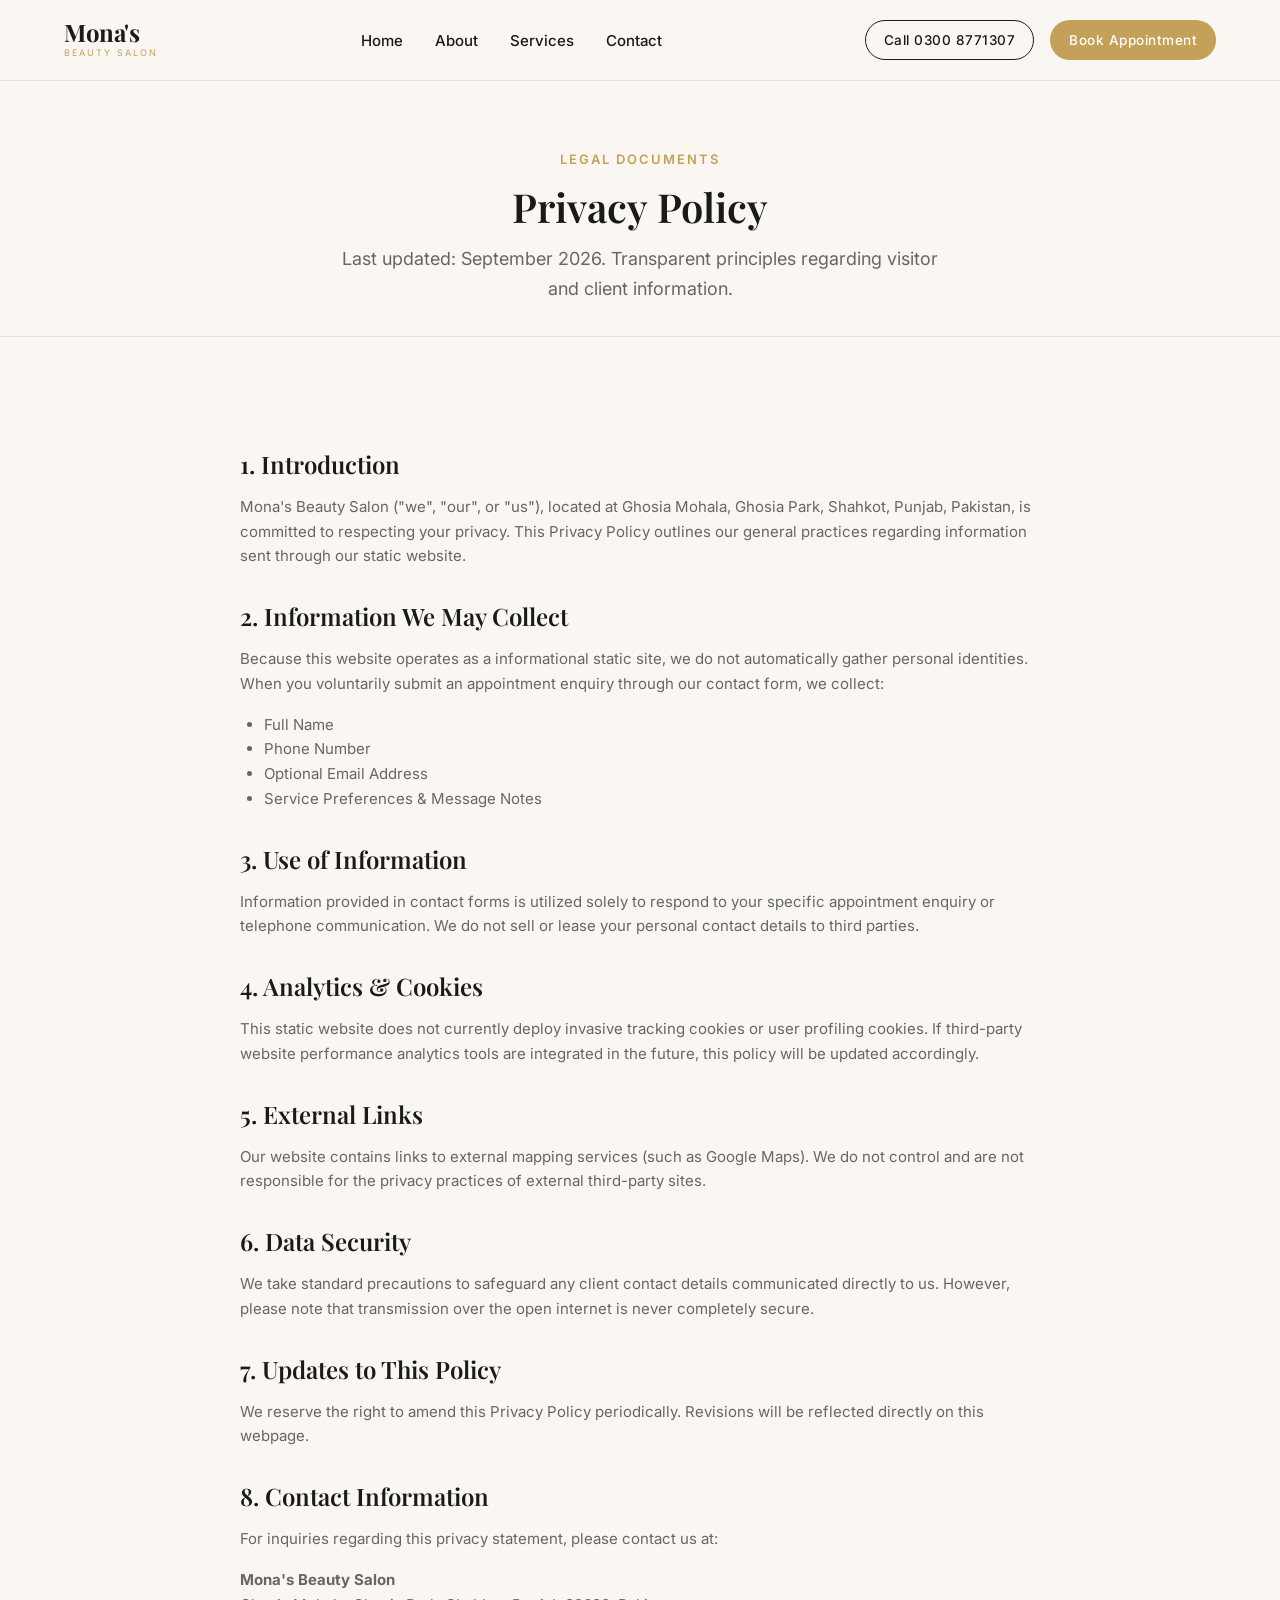
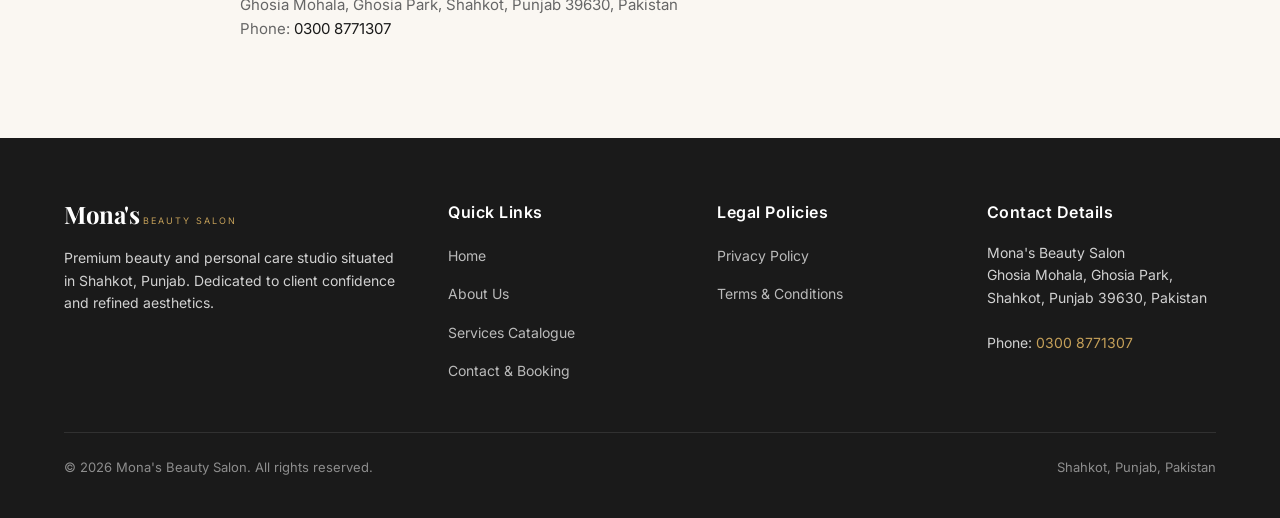
<file: privacy-policy.html>
<!DOCTYPE html>
<html lang="en">
<head>
  <meta charset="UTF-8">
  <meta name="viewport" content="width=device-width, initial-scale=1.0">
  <title>Privacy Policy | Mona's Beauty Salon Shahkot</title>
  <meta name="description" content="Privacy Policy for Mona's Beauty Salon website. Learn how client information is handled responsibly.">
  <meta name="robots" content="index, follow">
  <link rel="canonical" href="https://monasbeautysalon.pk/privacy-policy.html">
  <meta name="theme-color" content="#FAF7F2">

  <link rel="preconnect" href="https://fonts.googleapis.com">
  <link rel="preconnect" href="https://fonts.gstatic.com" crossorigin>
  <link href="https://fonts.googleapis.com/css2?family=Inter:wght@300;400;500;600&family=Playfair+Display:ital,wght@0,400;0,600;0,700;1,400&display=swap" rel="stylesheet">
  <link rel="stylesheet" href="style.css">
</head>
<body>
  <a href="#main-content" class="skip-link">Skip to main content</a>

  <header class="site-header" id="header">
    <div class="container header-container">
      <a href="index.html" class="brand-logo" aria-label="Mona's Beauty Salon Home">
        <span class="logo-title">Mona's</span>
        <span class="logo-subtitle">BEAUTY SALON</span>
      </a>

      <nav class="nav-desktop" aria-label="Primary Navigation">
        <ul class="nav-list">
          <li><a href="index.html" class="nav-link">Home</a></li>
          <li><a href="about.html" class="nav-link">About</a></li>
          <li><a href="services.html" class="nav-link">Services</a></li>
          <li><a href="contact.html" class="nav-link">Contact</a></li>
        </ul>
      </nav>

      <div class="header-actions">
        <a href="tel:+923008771307" class="btn btn-outline btn-sm desktop-only">Call 0300 8771307</a>
        <a href="contact.html" class="btn btn-primary btn-sm">Book Appointment</a>
        <button class="mobile-toggle" id="mobile-toggle" aria-expanded="false" aria-controls="mobile-menu" aria-label="Toggle Navigation Menu">
          <span class="hamburger-bar"></span>
          <span class="hamburger-bar"></span>
          <span class="hamburger-bar"></span>
        </button>
      </div>
    </div>

    <div class="mobile-menu" id="mobile-menu" aria-hidden="true">
      <nav aria-label="Mobile Navigation">
        <ul class="mobile-nav-list">
          <li><a href="index.html" class="mobile-nav-link">Home</a></li>
          <li><a href="about.html" class="mobile-nav-link">About</a></li>
          <li><a href="services.html" class="mobile-nav-link">Services</a></li>
          <li><a href="contact.html" class="mobile-nav-link">Contact</a></li>
          <li><a href="privacy-policy.html" class="mobile-nav-link active">Privacy Policy</a></li>
          <li><a href="terms.html" class="mobile-nav-link">Terms &amp; Conditions</a></li>
        </ul>
        <div class="mobile-contact-info">
          <p class="mobile-address">Ghosia Mohala, Ghosia Park,<br>Shahkot, Punjab 39630, Pakistan</p>
          <a href="tel:+923008771307" class="btn btn-primary btn-full">Call Now: 0300 8771307</a>
        </div>
      </nav>
    </div>
  </header>

  <main id="main-content">
    <section class="page-hero" aria-label="Privacy Policy Header">
      <div class="container text-center">
        <span class="eyebrow-tag">LEGAL DOCUMENTS</span>
        <h1 class="page-title">Privacy Policy</h1>
        <p class="page-lead">Last updated: September 2026. Transparent principles regarding visitor and client information.</p>
      </div>
    </section>

    <section class="section-padding" aria-label="Privacy Document Body">
      <div class="container narrow-container legal-document">
        <h2>1. Introduction</h2>
        <p>Mona's Beauty Salon ("we", "our", or "us"), located at Ghosia Mohala, Ghosia Park, Shahkot, Punjab, Pakistan, is committed to respecting your privacy. This Privacy Policy outlines our general practices regarding information sent through our static website.</p>

        <h2>2. Information We May Collect</h2>
        <p>Because this website operates as a informational static site, we do not automatically gather personal identities. When you voluntarily submit an appointment enquiry through our contact form, we collect:</p>
        <ul>
          <li>Full Name</li>
          <li>Phone Number</li>
          <li>Optional Email Address</li>
          <li>Service Preferences &amp; Message Notes</li>
        </ul>

        <h2>3. Use of Information</h2>
        <p>Information provided in contact forms is utilized solely to respond to your specific appointment enquiry or telephone communication. We do not sell or lease your personal contact details to third parties.</p>

        <h2>4. Analytics &amp; Cookies</h2>
        <p>This static website does not currently deploy invasive tracking cookies or user profiling cookies. If third-party website performance analytics tools are integrated in the future, this policy will be updated accordingly.</p>

        <h2>5. External Links</h2>
        <p>Our website contains links to external mapping services (such as Google Maps). We do not control and are not responsible for the privacy practices of external third-party sites.</p>

        <h2>6. Data Security</h2>
        <p>We take standard precautions to safeguard any client contact details communicated directly to us. However, please note that transmission over the open internet is never completely secure.</p>

        <h2>7. Updates to This Policy</h2>
        <p>We reserve the right to amend this Privacy Policy periodically. Revisions will be reflected directly on this webpage.</p>

        <h2>8. Contact Information</h2>
        <p>For inquiries regarding this privacy statement, please contact us at:</p>
        <p><strong>Mona's Beauty Salon</strong><br>Ghosia Mohala, Ghosia Park, Shahkot, Punjab 39630, Pakistan<br>Phone: <a href="tel:+923008771307">0300 8771307</a></p>
      </div>
    </section>
  </main>

  <footer class="site-footer">
    <div class="container footer-grid">
      <div class="footer-col brand-col">
        <a href="index.html" class="footer-logo">
          <span class="logo-title">Mona's</span>
          <span class="logo-subtitle">BEAUTY SALON</span>
        </a>
        <p class="footer-desc">Premium beauty and personal care studio situated in Shahkot, Punjab. Dedicated to client confidence and refined aesthetics.</p>
      </div>

      <div class="footer-col">
        <h4 class="footer-heading">Quick Links</h4>
        <ul class="footer-links">
          <li><a href="index.html">Home</a></li>
          <li><a href="about.html">About Us</a></li>
          <li><a href="services.html">Services Catalogue</a></li>
          <li><a href="contact.html">Contact &amp; Booking</a></li>
        </ul>
      </div>

      <div class="footer-col">
        <h4 class="footer-heading">Legal Policies</h4>
        <ul class="footer-links">
          <li><a href="privacy-policy.html">Privacy Policy</a></li>
          <li><a href="terms.html">Terms &amp; Conditions</a></li>
        </ul>
      </div>

      <div class="footer-col">
        <h4 class="footer-heading">Contact Details</h4>
        <address class="footer-address">
          Mona's Beauty Salon<br>
          Ghosia Mohala, Ghosia Park,<br>
          Shahkot, Punjab 39630, Pakistan<br><br>
          Phone: <a href="tel:+923008771307">0300 8771307</a>
        </address>
      </div>
    </div>

    <div class="footer-bottom">
      <div class="container footer-bottom-container">
        <p>&copy; <span id="current-year-privacy">2026</span> Mona's Beauty Salon. All rights reserved.</p>
        <p class="footer-credits">Shahkot, Punjab, Pakistan</p>
      </div>
    </div>
  </footer>

  <script src="main.js" defer></script>
</body>
</html>
</file>
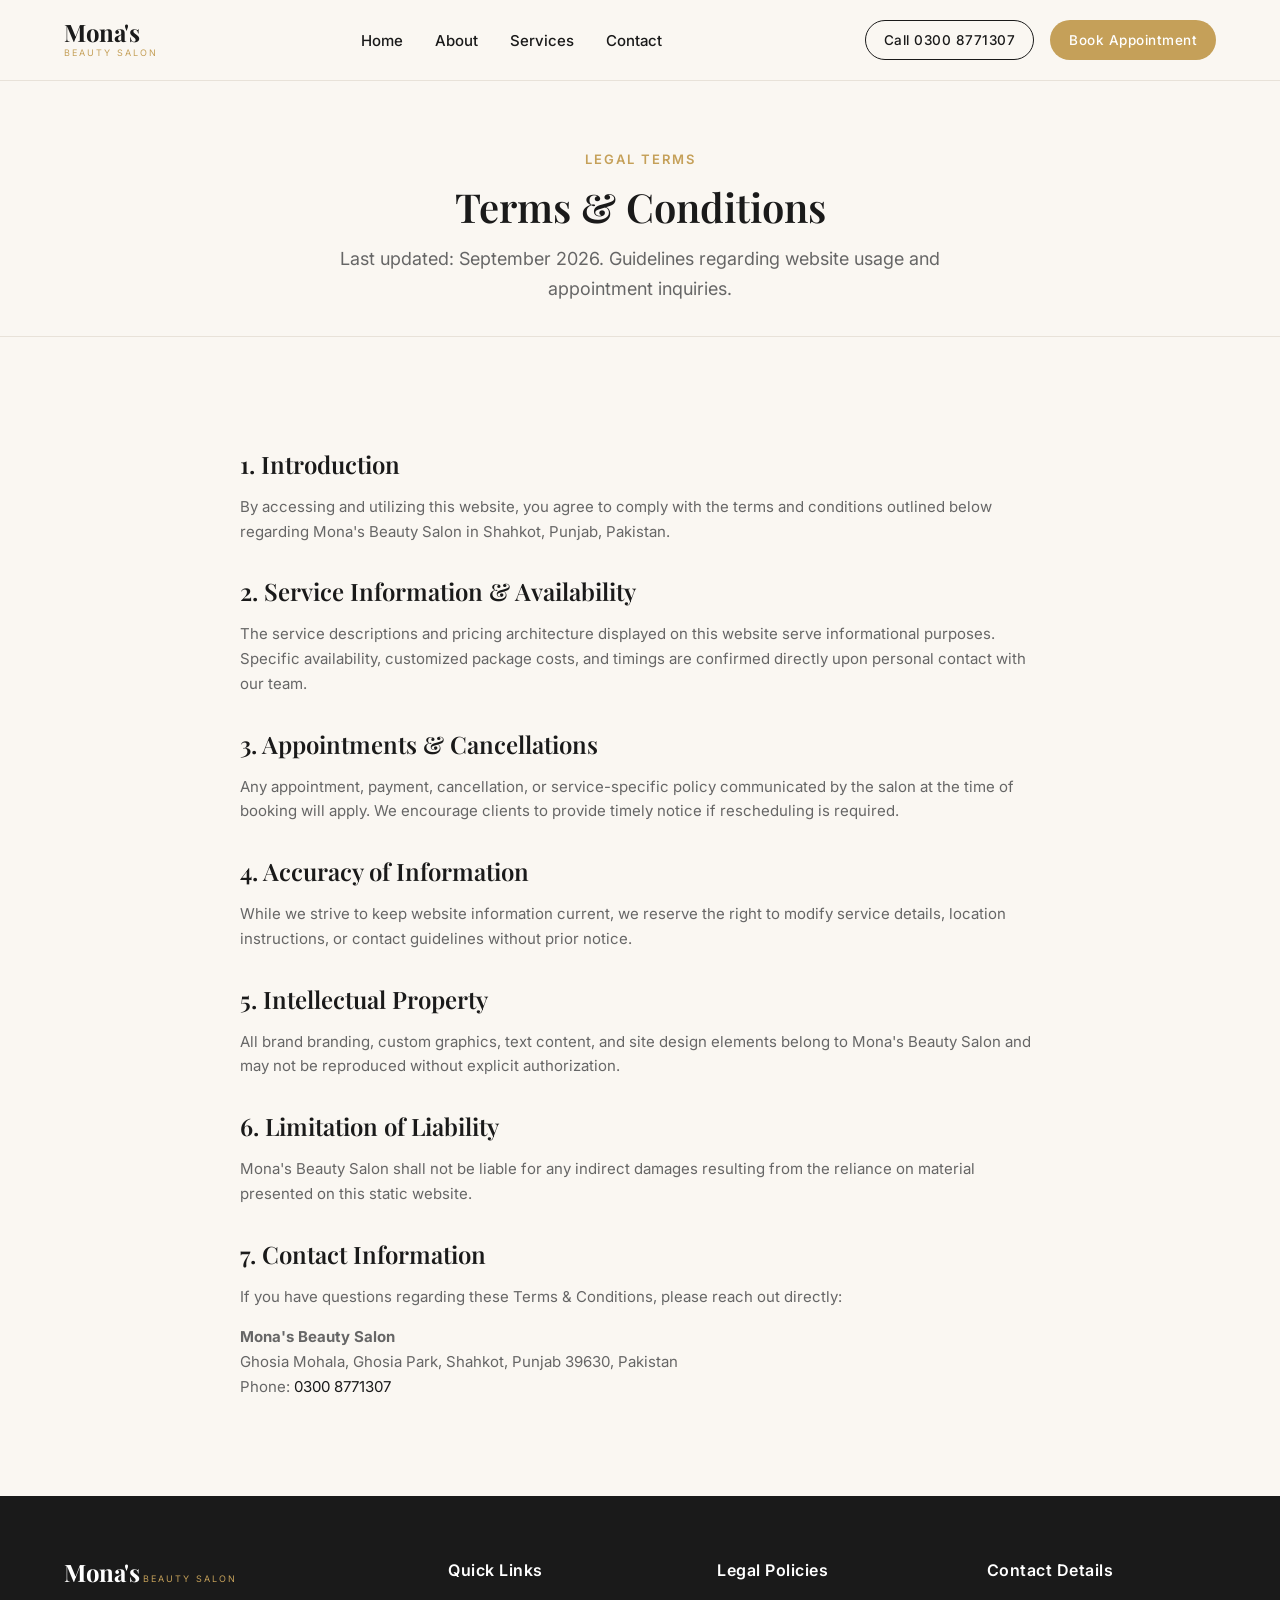
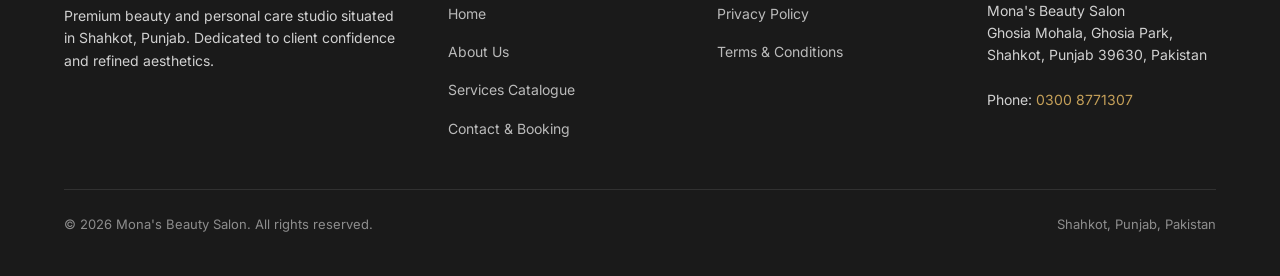
<file: terms.html>
<!DOCTYPE html>
<html lang="en">
<head>
  <meta charset="UTF-8">
  <meta name="viewport" content="width=device-width, initial-scale=1.0">
  <title>Terms &amp; Conditions | Mona's Beauty Salon Shahkot</title>
  <meta name="description" content="Terms and Conditions governing the use of Mona's Beauty Salon website and service booking guidelines.">
  <meta name="robots" content="index, follow">
  <link rel="canonical" href="https://monasbeautysalon.pk/terms.html">
  <meta name="theme-color" content="#FAF7F2">

  <link rel="preconnect" href="https://fonts.googleapis.com">
  <link rel="preconnect" href="https://fonts.gstatic.com" crossorigin>
  <link href="https://fonts.googleapis.com/css2?family=Inter:wght@300;400;500;600&family=Playfair+Display:ital,wght@0,400;0,600;0,700;1,400&display=swap" rel="stylesheet">
  <link rel="stylesheet" href="style.css">
</head>
<body>
  <a href="#main-content" class="skip-link">Skip to main content</a>

  <header class="site-header" id="header">
    <div class="container header-container">
      <a href="index.html" class="brand-logo" aria-label="Mona's Beauty Salon Home">
        <span class="logo-title">Mona's</span>
        <span class="logo-subtitle">BEAUTY SALON</span>
      </a>

      <nav class="nav-desktop" aria-label="Primary Navigation">
        <ul class="nav-list">
          <li><a href="index.html" class="nav-link">Home</a></li>
          <li><a href="about.html" class="nav-link">About</a></li>
          <li><a href="services.html" class="nav-link">Services</a></li>
          <li><a href="contact.html" class="nav-link">Contact</a></li>
        </ul>
      </nav>

      <div class="header-actions">
        <a href="tel:+923008771307" class="btn btn-outline btn-sm desktop-only">Call 0300 8771307</a>
        <a href="contact.html" class="btn btn-primary btn-sm">Book Appointment</a>
        <button class="mobile-toggle" id="mobile-toggle" aria-expanded="false" aria-controls="mobile-menu" aria-label="Toggle Navigation Menu">
          <span class="hamburger-bar"></span>
          <span class="hamburger-bar"></span>
          <span class="hamburger-bar"></span>
        </button>
      </div>
    </div>

    <div class="mobile-menu" id="mobile-menu" aria-hidden="true">
      <nav aria-label="Mobile Navigation">
        <ul class="mobile-nav-list">
          <li><a href="index.html" class="mobile-nav-link">Home</a></li>
          <li><a href="about.html" class="mobile-nav-link">About</a></li>
          <li><a href="services.html" class="mobile-nav-link">Services</a></li>
          <li><a href="contact.html" class="mobile-nav-link">Contact</a></li>
          <li><a href="privacy-policy.html" class="mobile-nav-link">Privacy Policy</a></li>
          <li><a href="terms.html" class="mobile-nav-link active">Terms &amp; Conditions</a></li>
        </ul>
        <div class="mobile-contact-info">
          <p class="mobile-address">Ghosia Mohala, Ghosia Park,<br>Shahkot, Punjab 39630, Pakistan</p>
          <a href="tel:+923008771307" class="btn btn-primary btn-full">Call Now: 0300 8771307</a>
        </div>
      </nav>
    </div>
  </header>

  <main id="main-content">
    <section class="page-hero" aria-label="Terms and Conditions Header">
      <div class="container text-center">
        <span class="eyebrow-tag">LEGAL TERMS</span>
        <h1 class="page-title">Terms &amp; Conditions</h1>
        <p class="page-lead">Last updated: September 2026. Guidelines regarding website usage and appointment inquiries.</p>
      </div>
    </section>

    <section class="section-padding" aria-label="Terms Document Body">
      <div class="container narrow-container legal-document">
        <h2>1. Introduction</h2>
        <p>By accessing and utilizing this website, you agree to comply with the terms and conditions outlined below regarding Mona's Beauty Salon in Shahkot, Punjab, Pakistan.</p>

        <h2>2. Service Information &amp; Availability</h2>
        <p>The service descriptions and pricing architecture displayed on this website serve informational purposes. Specific availability, customized package costs, and timings are confirmed directly upon personal contact with our team.</p>

        <h2>3. Appointments &amp; Cancellations</h2>
        <p>Any appointment, payment, cancellation, or service-specific policy communicated by the salon at the time of booking will apply. We encourage clients to provide timely notice if rescheduling is required.</p>

        <h2>4. Accuracy of Information</h2>
        <p>While we strive to keep website information current, we reserve the right to modify service details, location instructions, or contact guidelines without prior notice.</p>

        <h2>5. Intellectual Property</h2>
        <p>All brand branding, custom graphics, text content, and site design elements belong to Mona's Beauty Salon and may not be reproduced without explicit authorization.</p>

        <h2>6. Limitation of Liability</h2>
        <p>Mona's Beauty Salon shall not be liable for any indirect damages resulting from the reliance on material presented on this static website.</p>

        <h2>7. Contact Information</h2>
        <p>If you have questions regarding these Terms &amp; Conditions, please reach out directly:</p>
        <p><strong>Mona's Beauty Salon</strong><br>Ghosia Mohala, Ghosia Park, Shahkot, Punjab 39630, Pakistan<br>Phone: <a href="tel:+923008771307">0300 8771307</a></p>
      </div>
    </section>
  </main>

  <footer class="site-footer">
    <div class="container footer-grid">
      <div class="footer-col brand-col">
        <a href="index.html" class="footer-logo">
          <span class="logo-title">Mona's</span>
          <span class="logo-subtitle">BEAUTY SALON</span>
        </a>
        <p class="footer-desc">Premium beauty and personal care studio situated in Shahkot, Punjab. Dedicated to client confidence and refined aesthetics.</p>
      </div>

      <div class="footer-col">
        <h4 class="footer-heading">Quick Links</h4>
        <ul class="footer-links">
          <li><a href="index.html">Home</a></li>
          <li><a href="about.html">About Us</a></li>
          <li><a href="services.html">Services Catalogue</a></li>
          <li><a href="contact.html">Contact &amp; Booking</a></li>
        </ul>
      </div>

      <div class="footer-col">
        <h4 class="footer-heading">Legal Policies</h4>
        <ul class="footer-links">
          <li><a href="privacy-policy.html">Privacy Policy</a></li>
          <li><a href="terms.html">Terms &amp; Conditions</a></li>
        </ul>
      </div>

      <div class="footer-col">
        <h4 class="footer-heading">Contact Details</h4>
        <address class="footer-address">
          Mona's Beauty Salon<br>
          Ghosia Mohala, Ghosia Park,<br>
          Shahkot, Punjab 39630, Pakistan<br><br>
          Phone: <a href="tel:+923008771307">0300 8771307</a>
        </address>
      </div>
    </div>

    <div class="footer-bottom">
      <div class="container footer-bottom-container">
        <p>&copy; <span id="current-year-terms">2026</span> Mona's Beauty Salon. All rights reserved.</p>
        <p class="footer-credits">Shahkot, Punjab, Pakistan</p>
      </div>
    </div>
  </footer>

  <script src="main.js" defer></script>
</body>
</html>
</file>
<file: style.css>
/* ==========================================================================
   MONA'S BEAUTY SALON - DESIGN SYSTEM & LUXURY STYLESHEET
   Location: Shahkot, Punjab, Pakistan
   ========================================================================== */

/* 1. DESIGN TOKENS & CSS VARIABLES */
:root {
  /* Color Palette */
  --color-primary: #1A1A1A;          /* Obsidian / Deep Charcoal */
  --color-secondary: #C5A059;        /* Warm Champagne Gold */
  --color-secondary-hover: #B08C45;  /* Deep Gold */
  --color-background: #FAF7F2;       /* Warm Ivory */
  --color-surface: #FFFFFF;          /* Pure White Surface */
  --color-text: #2D2D2D;             /* Primary Text */
  --color-muted: #666666;            /* Secondary / Muted Text */
  --color-accent: #E2C2C6;           /* Soft Muted Rose */
  --color-border: #E8E2D9;          /* Subtle Warm Border */
  --color-error: #D9534F;           /* Form Validation Red */
  --color-success: #28A745;         /* Form Validation Green */

  /* Typography */
  --font-heading: 'Playfair Display', Georgia, serif;
  --font-body: 'Inter', -apple-system, BlinkMacSystemFont, "Segoe UI", Roboto, sans-serif;

  /* Layout & Spacing */
  --container-max: 1200px;
  --container-narrow: 800px;
  --radius-sm: 4px;
  --radius-md: 8px;
  --radius-lg: 16px;
  --radius-round: 50px;

  /* Shadows */
  --shadow-sm: 0 2px 8px rgba(0, 0, 0, 0.04);
  --shadow-md: 0 8px 24px rgba(0, 0, 0, 0.06);
  --shadow-lg: 0 16px 40px rgba(0, 0, 0, 0.1);

  /* Transitions */
  --transition: all 0.3s cubic-bezier(0.16, 1, 0.3, 1);
}

/* 2. RESET & BASE STYLES */
*, *::before, *::after {
  box-sizing: border-box;
  margin: 0;
  padding: 0;
}

html {
  font-size: 100%;
  scroll-behavior: smooth;
  -webkit-text-size-adjust: 100%;
}

body {
  font-family: var(--font-body);
  font-weight: 400;
  line-height: 1.65;
  color: var(--color-text);
  background-color: var(--color-background);
  overflow-x: hidden;
  padding-bottom: 60px; /* Offset for sticky mobile bar */
}

@media (min-width: 769px) {
  body {
    padding-bottom: 0;
  }
}

img {
  max-width: 100%;
  height: auto;
  display: block;
}

a {
  color: var(--color-primary);
  text-decoration: none;
  transition: var(--transition);
}

a:hover {
  color: var(--color-secondary);
}

ul {
  list-style: none;
}

h1, h2, h3, h4, h5, h6 {
  font-family: var(--font-heading);
  color: var(--color-primary);
  line-height: 1.25;
  font-weight: 600;
}

p {
  margin-bottom: 1rem;
}

/* Accessibility Focus States */
:focus-visible {
  outline: 2px solid var(--color-secondary);
  outline-offset: 3px;
}

.skip-link {
  position: absolute;
  top: -100px;
  left: 1rem;
  background: var(--color-primary);
  color: #fff;
  padding: 0.75rem 1.25rem;
  z-index: 10000;
  transition: top 0.2s ease;
  border-radius: var(--radius-sm);
}

.skip-link:focus {
  top: 1rem;
}

/* 3. LAYOUT CONTAINERS & UTILITIES */
.container {
  width: 90%;
  max-width: var(--container-max);
  margin: 0 auto;
}

.narrow-container {
  width: 90%;
  max-width: var(--container-narrow);
  margin: 0 auto;
}

.section-padding {
  padding: 5rem 0;
}

.section-padding-sm {
  padding: 2.5rem 0;
}

.bg-surface {
  background-color: var(--color-surface);
}

.text-center {
  text-align: center;
}

.italic {
  font-style: italic;
}

.margin-top-md {
  margin-top: 1.5rem;
}

.margin-top-lg {
  margin-top: 3rem;
}

/* Typography Hierarchy */
.eyebrow-tag {
  display: inline-block;
  font-size: 0.8125rem;
  font-weight: 600;
  letter-spacing: 2px;
  text-transform: uppercase;
  color: var(--color-secondary);
  margin-bottom: 0.75rem;
}

.section-subtitle {
  display: block;
  font-size: 0.875rem;
  letter-spacing: 2px;
  text-transform: uppercase;
  color: var(--color-secondary);
  margin-bottom: 0.5rem;
}

.section-title {
  font-size: 2.25rem;
  margin-bottom: 1rem;
}

@media (min-width: 768px) {
  .section-title {
    font-size: 2.75rem;
  }
}

.section-lead {
  font-size: 1.125rem;
  color: var(--color-muted);
  max-width: 650px;
  margin: 0 auto 2rem auto;
}

.paragraph {
  font-size: 1.0625rem;
  color: var(--color-muted);
}

.paragraph-sm {
  font-size: 0.9375rem;
  color: var(--color-muted);
}

/* 4. BUTTONS & UI ELEMENTS */
.btn {
  display: inline-flex;
  align-items: center;
  justify-content: center;
  padding: 0.875rem 1.75rem;
  font-size: 0.9375rem;
  font-weight: 500;
  letter-spacing: 0.5px;
  border-radius: var(--radius-round);
  border: 1px solid transparent;
  cursor: pointer;
  transition: var(--transition);
  text-align: center;
  white-space: nowrap;
}

.btn-sm {
  padding: 0.5rem 1.125rem;
  font-size: 0.84375rem;
}

.btn-lg {
  padding: 1.125rem 2.25rem;
  font-size: 1rem;
}

.btn-full {
  width: 100%;
}

.btn-primary {
  background-color: var(--color-secondary);
  color: #FFFFFF;
}

.btn-primary:hover {
  background-color: var(--color-secondary-hover);
  color: #FFFFFF;
  transform: translateY(-2px);
  box-shadow: var(--shadow-md);
}

.btn-secondary {
  background-color: var(--color-primary);
  color: #FFFFFF;
}

.btn-secondary:hover {
  background-color: #333333;
  color: #FFFFFF;
  transform: translateY(-2px);
}

.btn-outline {
  background-color: transparent;
  border-color: var(--color-primary);
  color: var(--color-primary);
}

.btn-outline:hover {
  background-color: var(--color-primary);
  color: #FFFFFF;
}

.btn-outline-light {
  background-color: transparent;
  border-color: #FFFFFF;
  color: #FFFFFF;
}

.btn-outline-light:hover {
  background-color: #FFFFFF;
  color: var(--color-primary);
}

/* 5. GLOBAL HEADER & NAVIGATION */
.site-header {
  position: sticky;
  top: 0;
  left: 0;
  width: 100%;
  background-color: rgba(250, 247, 242, 0.95);
  backdrop-filter: blur(10px);
  z-index: 1000;
  border-bottom: 1px solid var(--color-border);
  transition: var(--transition);
}

.header-container {
  display: flex;
  align-items: center;
  justify-content: space-between;
  height: 80px;
}

.brand-logo {
  display: flex;
  flex-direction: column;
}

.logo-title {
  font-family: var(--font-heading);
  font-size: 1.5rem;
  font-weight: 700;
  letter-spacing: -0.5px;
  line-height: 1;
  color: var(--color-primary);
}

.logo-subtitle {
  font-size: 0.5625rem;
  letter-spacing: 2px;
  text-transform: uppercase;
  color: var(--color-secondary);
  margin-top: 2px;
}

.nav-desktop .nav-list {
  display: flex;
  gap: 2rem;
}

.nav-link {
  font-size: 0.9375rem;
  font-weight: 500;
  color: var(--color-primary);
  position: relative;
  padding: 0.25rem 0;
}

.nav-link::after {
  content: '';
  position: absolute;
  bottom: 0;
  left: 0;
  width: 0;
  height: 1.5px;
  background-color: var(--color-secondary);
  transition: var(--transition);
}

.nav-link:hover::after,
.nav-link.active::after {
  width: 100%;
}

.header-actions {
  display: flex;
  align-items: center;
  gap: 1rem;
}

.desktop-only {
  display: none;
}

@media (min-width: 992px) {
  .desktop-only {
    display: inline-flex;
  }
}

/* Mobile Toggle Hamburger */
.mobile-toggle {
  display: flex;
  flex-direction: column;
  justify-content: space-between;
  width: 28px;
  height: 20px;
  background: transparent;
  border: none;
  cursor: pointer;
  z-index: 1001;
}

.hamburger-bar {
  width: 100%;
  height: 2px;
  background-color: var(--color-primary);
  transition: var(--transition);
  border-radius: 2px;
}

@media (min-width: 992px) {
  .nav-desktop {
    display: block;
  }
  .mobile-toggle {
    display: none;
  }
}

@media (max-width: 991px) {
  .nav-desktop {
    display: none;
  }
}

/* Mobile Drawer Menu */
.mobile-menu {
  position: fixed;
  top: 80px;
  left: 0;
  width: 100%;
  height: calc(100vh - 80px);
  background-color: var(--color-background);
  padding: 2rem;
  display: flex;
  flex-direction: column;
  justify-content: space-between;
  transform: translateX(100%);
  transition: transform 0.4s cubic-bezier(0.16, 1, 0.3, 1);
  overflow-y: auto;
  z-index: 999;
}

.mobile-menu.open {
  transform: translateX(0);
}

.mobile-nav-list {
  display: flex;
  flex-direction: column;
  gap: 1.5rem;
}

.mobile-nav-link {
  font-family: var(--font-heading);
  font-size: 1.5rem;
  color: var(--color-primary);
}

.mobile-nav-link.active {
  color: var(--color-secondary);
}

.mobile-contact-info {
  margin-top: 2rem;
  padding-top: 2rem;
  border-top: 1px solid var(--color-border);
}

.mobile-address {
  font-size: 0.875rem;
  color: var(--color-muted);
  margin-bottom: 1rem;
}

/* 6. HERO SECTION */
.hero-section {
  position: relative;
  padding: 4rem 0;
  overflow: hidden;
}

.hero-container {
  display: grid;
  grid-template-columns: 1fr;
  gap: 3rem;
  align-items: center;
}

@media (min-width: 992px) {
  .hero-container {
    grid-template-columns: 1.1fr 0.9fr;
    padding: 3rem 0;
  }
}

.hero-title {
  font-size: 2.5rem;
  margin-bottom: 1.25rem;
  letter-spacing: -0.5px;
}

@media (min-width: 768px) {
  .hero-title {
    font-size: 3.5rem;
  }
}

.hero-title em {
  font-style: italic;
  color: var(--color-secondary);
  font-weight: 400;
}

.hero-lead {
  font-size: 1.125rem;
  color: var(--color-muted);
  margin-bottom: 2rem;
  max-width: 540px;
}

.hero-cta-group {
  display: flex;
  flex-wrap: wrap;
  gap: 1rem;
}

.hero-image-wrapper {
  position: relative;
  border-radius: var(--radius-lg);
  overflow: hidden;
  box-shadow: var(--shadow-lg);
}

.hero-img {
  width: 100%;
  height: 480px;
  object-fit: cover;
}

.hero-badge {
  position: absolute;
  bottom: 1.5rem;
  left: 1.5rem;
  background: rgba(255, 255, 255, 0.92);
  backdrop-filter: blur(8px);
  padding: 0.75rem 1.25rem;
  border-radius: var(--radius-md);
  box-shadow: var(--shadow-md);
  display: flex;
  flex-direction: column;
}

.badge-rating {
  font-weight: 700;
  color: var(--color-secondary);
  font-size: 1.125rem;
}

.badge-text {
  font-size: 0.75rem;
  color: var(--color-muted);
  text-transform: uppercase;
  letter-spacing: 0.5px;
}

/* 7. TRUST & REPUTATION SECTION */
.trust-grid {
  display: grid;
  grid-template-columns: repeat(2, 1fr);
  gap: 1.5rem;
}

@media (min-width: 768px) {
  .trust-grid {
    grid-template-columns: repeat(4, 1fr);
  }
}

.trust-card {
  background: var(--color-surface);
  padding: 1.5rem;
  border-radius: var(--radius-md);
  text-align: center;
  border: 1px solid var(--color-border);
}

.trust-number {
  display: block;
  font-family: var(--font-heading);
  font-size: 1.75rem;
  font-weight: 700;
  color: var(--color-secondary);
}

.trust-label {
  font-size: 0.8125rem;
  color: var(--color-muted);
  text-transform: uppercase;
  letter-spacing: 0.5px;
}

/* 8. ABOUT PREVIEW */
.about-grid {
  display: grid;
  grid-template-columns: 1fr;
  gap: 3rem;
  align-items: center;
}

@media (min-width: 992px) {
  .about-grid {
    grid-template-columns: 1fr 1fr;
  }
}

.rounded-img {
  border-radius: var(--radius-lg);
  box-shadow: var(--shadow-md);
}

/* 9. SERVICES PREVIEW & CARDS */
.services-grid {
  display: grid;
  grid-template-columns: 1fr;
  gap: 1.5rem;
}

@media (min-width: 768px) {
  .services-grid {
    grid-template-columns: repeat(2, 1fr);
  }
}

@media (min-width: 1024px) {
  .services-grid {
    grid-template-columns: repeat(4, 1fr);
  }
}

.service-card {
  background: var(--color-surface);
  padding: 2rem;
  border-radius: var(--radius-md);
  border: 1px solid var(--color-border);
  transition: var(--transition);
  display: flex;
  flex-direction: column;
}

.service-card:hover {
  transform: translateY(-5px);
  box-shadow: var(--shadow-md);
  border-color: var(--color-secondary);
}

.service-icon {
  font-size: 2rem;
  margin-bottom: 1rem;
}

.service-title {
  font-size: 1.25rem;
  margin-bottom: 0.75rem;
}

.service-desc {
  font-size: 0.9375rem;
  color: var(--color-muted);
  margin-bottom: 1rem;
  flex-grow: 1;
}

.service-note {
  font-size: 0.75rem;
  color: #888888;
  font-style: italic;
  margin-bottom: 1rem;
}

.service-link {
  font-size: 0.875rem;
  font-weight: 600;
  color: var(--color-secondary);
}

/* 10. WHY CHOOSE US */
.features-grid {
  display: grid;
  grid-template-columns: 1fr;
  gap: 1.5rem;
}

@media (min-width: 768px) {
  .features-grid {
    grid-template-columns: repeat(2, 1fr);
  }
}

@media (min-width: 1024px) {
  .features-grid {
    grid-template-columns: repeat(4, 1fr);
  }
}

.feature-card {
  padding: 2rem;
  background: var(--color-surface);
  border-radius: var(--radius-md);
  border: 1px solid var(--color-border);
}

.feature-number {
  font-family: var(--font-heading);
  font-size: 1.5rem;
  font-weight: 700;
  color: var(--color-secondary);
  margin-bottom: 0.5rem;
}

.feature-title {
  font-size: 1.125rem;
  margin-bottom: 0.5rem;
}

.feature-desc {
  font-size: 0.875rem;
  color: var(--color-muted);
}

/* 11. GALLERY MASONRY */
.gallery-grid {
  display: grid;
  grid-template-columns: repeat(auto-fill, minmax(260px, 1fr));
  gap: 1.5rem;
}

.gallery-item {
  position: relative;
  border-radius: var(--radius-md);
  overflow: hidden;
  cursor: pointer;
  aspect-ratio: 4 / 3;
}

.gallery-item img {
  width: 100%;
  height: 100%;
  object-fit: cover;
  transition: transform 0.5s ease;
}

.gallery-overlay {
  position: absolute;
  inset: 0;
  background: rgba(26, 26, 26, 0.4);
  display: flex;
  align-items: center;
  justify-content: center;
  opacity: 0;
  transition: var(--transition);
  color: #ffffff;
  font-size: 0.875rem;
  letter-spacing: 1px;
}

.gallery-item:hover img,
.gallery-item:focus img {
  transform: scale(1.05);
}

.gallery-item:hover .gallery-overlay,
.gallery-item:focus .gallery-overlay {
  opacity: 1;
}

/* Lightbox */
.lightbox {
  position: fixed;
  inset: 0;
  background: rgba(0, 0, 0, 0.85);
  backdrop-filter: blur(5px);
  z-index: 10000;
  display: flex;
  align-items: center;
  justify-content: center;
  opacity: 0;
  pointer-events: none;
  transition: opacity 0.3s ease;
}

.lightbox.active {
  opacity: 1;
  pointer-events: auto;
}

.lightbox-content img {
  max-width: 90vw;
  max-height: 85vh;
  border-radius: var(--radius-md);
  box-shadow: var(--shadow-lg);
}

.lightbox-close {
  position: absolute;
  top: 2rem;
  right: 2rem;
  background: transparent;
  border: none;
  color: #FFFFFF;
  font-size: 2.5rem;
  cursor: pointer;
}

/* 12. REVIEWS & RATING */
.rating-banner {
  background: var(--color-surface);
  border: 1px solid var(--color-border);
  padding: 2.5rem;
  border-radius: var(--radius-lg);
  display: flex;
  flex-direction: column;
  align-items: center;
  gap: 1rem;
  text-align: center;
}

@media (min-width: 768px) {
  .rating-banner {
    flex-direction: row;
    justify-content: center;
    gap: 2.5rem;
  }
}

.rating-score {
  font-family: var(--font-heading);
  font-size: 4rem;
  font-weight: 700;
  color: var(--color-secondary);
  line-height: 1;
}

.stars {
  color: var(--color-secondary);
  font-size: 1.25rem;
  margin-bottom: 0.25rem;
}

.reviews-placeholder-box {
  background: rgba(197, 160, 89, 0.05);
  border: 1px dashed var(--color-secondary);
  padding: 1.5rem;
  border-radius: var(--radius-md);
  max-width: 700px;
  margin: 1.5rem auto 0 auto;
}

/* 13. LOCATION SECTION */
.location-grid {
  display: grid;
  grid-template-columns: 1fr;
  gap: 2.5rem;
  align-items: center;
}

@media (min-width: 992px) {
  .location-grid {
    grid-template-columns: 1fr 1fr;
  }
}

.address-details {
  margin: 1.5rem 0;
  display: flex;
  flex-direction: column;
  gap: 1rem;
}

.phone-link {
  color: var(--color-secondary);
  font-weight: 600;
}

.map-placeholder {
  background: #EAE6DF;
  border-radius: var(--radius-lg);
  height: 320px;
  display: flex;
  align-items: center;
  justify-content: center;
  text-align: center;
  padding: 2rem;
  border: 1px solid var(--color-border);
}

.map-icon {
  font-size: 3rem;
  display: block;
  margin-bottom: 0.5rem;
}

/* 14. CTA BANNER */
.cta-banner {
  background-color: var(--color-primary);
  color: #FFFFFF;
}

.cta-title {
  color: #FFFFFF;
  font-size: 2.25rem;
  margin-bottom: 1rem;
}

.cta-lead {
  color: rgba(255, 255, 255, 0.8);
  font-size: 1.125rem;
  margin-bottom: 2rem;
}

.cta-buttons {
  display: flex;
  justify-content: center;
  gap: 1rem;
  flex-wrap: wrap;
}

/* 15. PAGE HERO (INNER PAGES) */
.page-hero {
  padding: 4rem 0 2rem 0;
  border-bottom: 1px solid var(--color-border);
}

.page-title {
  font-size: 2.5rem;
  margin-bottom: 0.75rem;
}

.page-lead {
  font-size: 1.125rem;
  color: var(--color-muted);
  max-width: 600px;
  margin: 0 auto;
}

/* 16. SERVICES SPECIFIC */
.disclaimer-banner {
  background: #FFF3CD;
  border: 1px solid #FFEEBA;
  color: #856404;
  padding: 1rem 1.5rem;
  border-radius: var(--radius-md);
  font-size: 0.9375rem;
}

.full-services-grid {
  display: grid;
  grid-template-columns: 1fr;
  gap: 2rem;
}

@media (min-width: 768px) {
  .full-services-grid {
    grid-template-columns: repeat(2, 1fr);
  }
}

.category-card {
  background: var(--color-surface);
  border: 1px solid var(--color-border);
  padding: 2rem;
  border-radius: var(--radius-lg);
}

.category-title {
  font-size: 1.5rem;
  margin-bottom: 0.5rem;
}

.category-desc {
  font-size: 0.9375rem;
  color: var(--color-muted);
  margin-bottom: 1.5rem;
}

.service-spec-list li {
  display: flex;
  justify-content: space-between;
  padding: 0.75rem 0;
  border-bottom: 1px solid var(--color-border);
  font-size: 0.9375rem;
}

.price-tag {
  color: var(--color-secondary);
  font-weight: 500;
  font-size: 0.8125rem;
}

/* Products Showcase */
.product-placeholder-grid {
  display: grid;
  grid-template-columns: repeat(auto-fill, minmax(240px, 1fr));
  gap: 1.5rem;
  margin-top: 2rem;
}

.product-card {
  background: var(--color-surface);
  border: 1px solid var(--color-border);
  border-radius: var(--radius-md);
  padding: 1.5rem;
  text-align: center;
  position: relative;
}

.product-badge {
  position: absolute;
  top: 1rem;
  right: 1rem;
  background: var(--color-background);
  font-size: 0.6875rem;
  padding: 0.25rem 0.5rem;
  border-radius: var(--radius-sm);
  text-transform: uppercase;
}

.product-thumb {
  font-size: 2.5rem;
  margin: 1rem 0;
}

.product-title {
  font-size: 1.125rem;
  margin-bottom: 0.5rem;
}

.product-desc {
  font-size: 0.8125rem;
  color: var(--color-muted);
}

/* 17. CONTACT & FORMS */
.contact-grid {
  display: grid;
  grid-template-columns: 1fr;
  gap: 3rem;
}

@media (min-width: 992px) {
  .contact-grid {
    grid-template-columns: 0.9fr 1.1fr;
  }
}

.contact-card-item {
  display: flex;
  gap: 1rem;
  margin-top: 1.5rem;
}

.card-icon {
  font-size: 1.5rem;
}

.form-wrapper {
  background: var(--color-surface);
  padding: 2.5rem;
  border-radius: var(--radius-lg);
  border: 1px solid var(--color-border);
  box-shadow: var(--shadow-sm);
}

.form-title {
  font-size: 1.75rem;
  margin-bottom: 0.5rem;
}

.form-subtext {
  font-size: 0.9375rem;
  color: var(--color-muted);
  margin-bottom: 1.5rem;
}

.contact-form .form-group {
  margin-bottom: 1.25rem;
}

.contact-form label {
  display: block;
  font-size: 0.875rem;
  font-weight: 500;
  margin-bottom: 0.375rem;
}

.required {
  color: var(--color-error);
}

.optional {
  font-size: 0.75rem;
  color: var(--color-muted);
}

.form-control {
  width: 100%;
  padding: 0.75rem 1rem;
  font-size: 0.9375rem;
  font-family: var(--font-body);
  border: 1px solid var(--color-border);
  border-radius: var(--radius-sm);
  background-color: var(--color-background);
  transition: var(--transition);
}

.form-control:focus {
  outline: none;
  border-color: var(--color-secondary);
  background-color: #FFFFFF;
}

.error-msg {
  display: none;
  font-size: 0.75rem;
  color: var(--color-error);
  margin-top: 0.25rem;
}

.form-group.has-error .error-msg {
  display: block;
}

.form-group.has-error .form-control {
  border-color: var(--color-error);
}

.form-response {
  margin-top: 1rem;
  padding: 1rem;
  border-radius: var(--radius-sm);
  font-size: 0.9375rem;
  display: none;
}

.form-response.success {
  display: block;
  background-color: #D4EDDA;
  color: #155724;
  border: 1px solid #C3E6CB;
}

/* FAQ Accordion */
.faq-accordion {
  margin-top: 2rem;
}

.faq-item {
  border-bottom: 1px solid var(--color-border);
}

.faq-trigger {
  width: 100%;
  padding: 1.25rem 0;
  background: transparent;
  border: none;
  display: flex;
  justify-content: space-between;
  align-items: center;
  font-family: var(--font-heading);
  font-size: 1.125rem;
  text-align: left;
  cursor: pointer;
  color: var(--color-primary);
}

.faq-icon {
  font-size: 1.25rem;
  transition: transform 0.3s ease;
}

.faq-content {
  max-height: 0;
  overflow: hidden;
  transition: max-height 0.3s ease;
}

.faq-content p {
  padding-bottom: 1.25rem;
  color: var(--color-muted);
  font-size: 0.9375rem;
}

.faq-item.active .faq-icon {
  transform: rotate(45deg);
}

/* 18. LEGAL DOCUMENTS */
.legal-document h2 {
  font-size: 1.5rem;
  margin: 2rem 0 1rem 0;
}

.legal-document p, .legal-document ul {
  font-size: 0.9375rem;
  color: var(--color-muted);
  margin-bottom: 1rem;
}

.legal-document ul {
  padding-left: 1.5rem;
  list-style: disc;
}

.placeholder-content-box {
  background: rgba(0, 0, 0, 0.02);
  border-left: 3px solid var(--color-secondary);
  padding: 1rem 1.25rem;
  margin: 1.5rem 0;
}

.value-card {
  background: var(--color-surface);
  padding: 1.25rem;
  border-radius: var(--radius-md);
  border: 1px solid var(--color-border);
  margin-bottom: 1rem;
}

/* 19. GLOBAL FOOTER */
.site-footer {
  background-color: var(--color-primary);
  color: rgba(255, 255, 255, 0.8);
  padding-top: 4rem;
}

.footer-grid {
  display: grid;
  grid-template-columns: 1fr;
  gap: 2.5rem;
  padding-bottom: 3rem;
  border-bottom: 1px solid rgba(255, 255, 255, 0.1);
}

@media (min-width: 768px) {
  .footer-grid {
    grid-template-columns: 1.5fr repeat(3, 1fr);
  }
}

.footer-logo .logo-title {
  color: #FFFFFF;
}

.footer-desc {
  font-size: 0.875rem;
  margin-top: 1rem;
  line-height: 1.6;
}

.footer-heading {
  color: #FFFFFF;
  font-size: 1rem;
  margin-bottom: 1.25rem;
  font-family: var(--font-body);
  font-weight: 600;
  letter-spacing: 0.5px;
}

.footer-links {
  display: flex;
  flex-direction: column;
  gap: 0.75rem;
}

.footer-links a {
  color: rgba(255, 255, 255, 0.7);
  font-size: 0.875rem;
}

.footer-links a:hover {
  color: var(--color-secondary);
}

.footer-address {
  font-style: normal;
  font-size: 0.875rem;
  line-height: 1.6;
}

.footer-address a {
  color: var(--color-secondary);
}

.footer-bottom-container {
  padding: 1.5rem 0;
  display: flex;
  flex-direction: column;
  align-items: center;
  gap: 0.5rem;
  font-size: 0.8125rem;
  color: rgba(255, 255, 255, 0.5);
}

@media (min-width: 768px) {
  .footer-bottom-container {
    flex-direction: row;
    justify-content: space-between;
  }
}

/* 20. MOBILE STICKY BAR */
.mobile-sticky-bar {
  position: fixed;
  bottom: 0;
  left: 0;
  width: 100%;
  background: var(--color-surface);
  padding: 0.75rem 1rem;
  box-shadow: 0 -4px 12px rgba(0, 0, 0, 0.1);
  z-index: 998;
}

@media (min-width: 769px) {
  .mobile-sticky-bar {
    display: none;
  }
}

/* 21. REDUCED MOTION PREFERENCES */
@media (prefers-reduced-motion: reduce) {
  *, ::before, ::after {
    animation-duration: 0.01ms !important;
    animation-iteration-count: 1 !important;
    transition-duration: 0.01ms !important;
    scroll-behavior: auto !important;
  }
}
</file>
